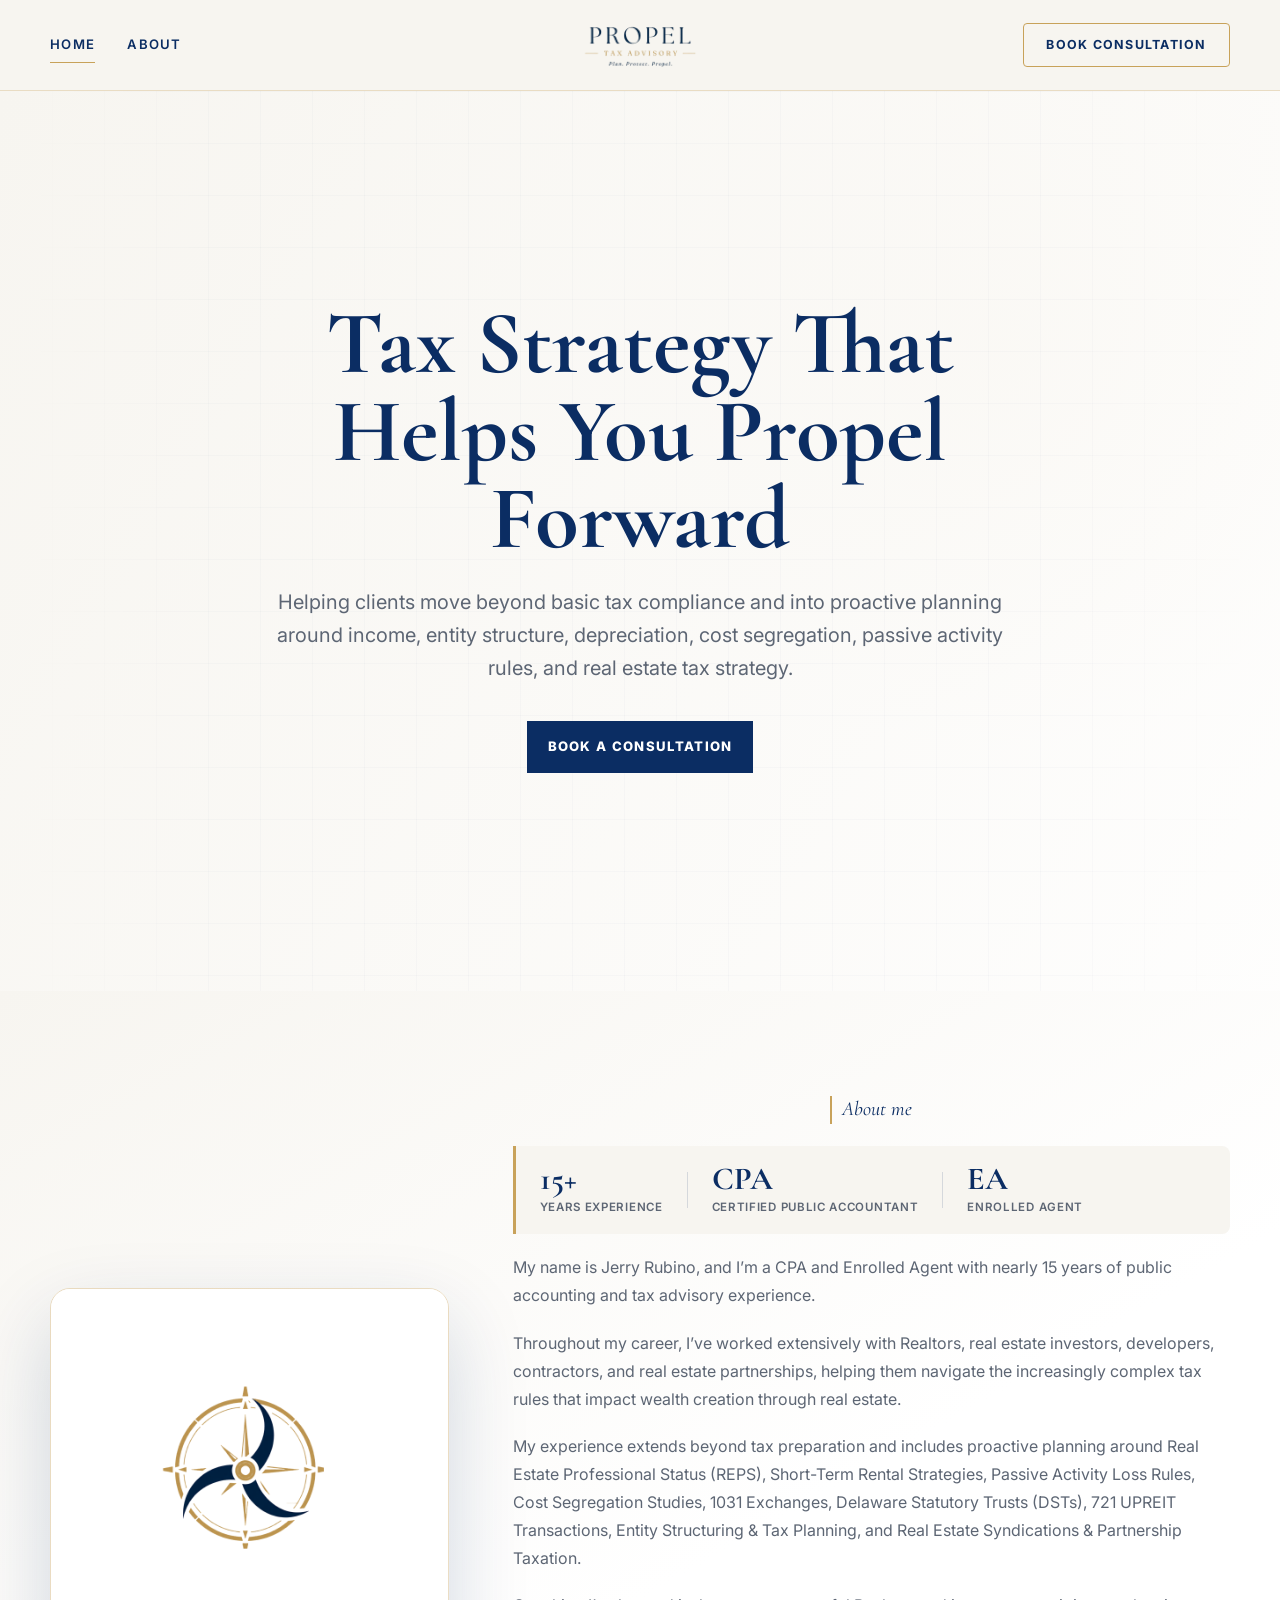
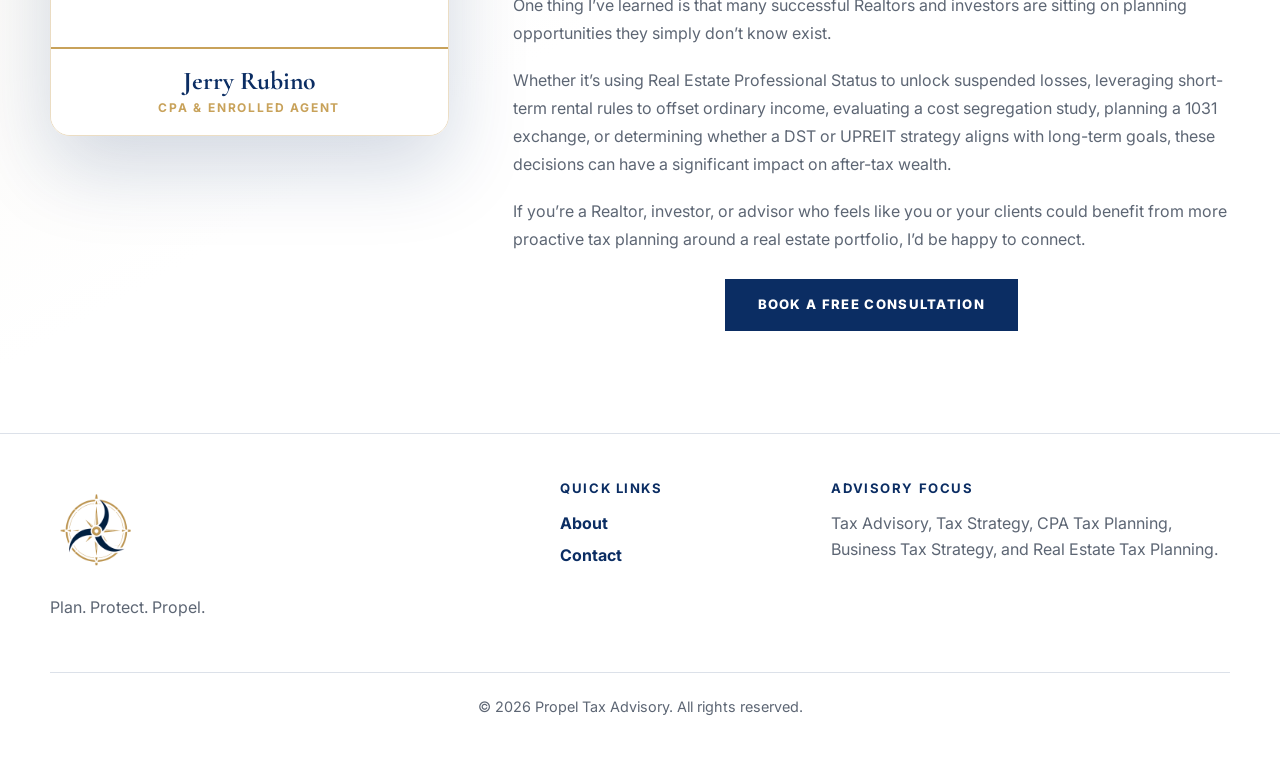
<file: index.html>
<!doctype html>
<html lang="en">
  <head>
    <meta charset="utf-8">
    <meta name="viewport" content="width=device-width, initial-scale=1">
    <title>Propel Tax Advisory | Strategic Tax Planning</title>
    <meta name="description" content="CPA tax planning and real estate tax strategy for investors, business owners, and alternative investment clients in Ohio and beyond.">
    <link rel="preconnect" href="https://fonts.googleapis.com">
    <link rel="preconnect" href="https://fonts.gstatic.com" crossorigin>
    <link href="https://fonts.googleapis.com/css2?family=Cormorant+Garamond:wght@600;700&family=Inter:wght@400;500;600;700&display=swap" rel="stylesheet">
    <link rel="stylesheet" href="assets/css/styles.css">
    <script src="assets/js/main.js" defer></script>
  </head>
  <body>
    <a class="skip-link" href="#main">Skip to content</a>

    <header class="site-header" data-header>
      <nav class="nav container" aria-label="Primary navigation">
        <a class="brand" href="./" aria-label="Propel Tax Advisory home">
          <span class="brand-logo-wrap">
            <img class="brand-logo" src="assets/img/pta.png" alt="Propel Tax Advisory">
          </span>
        </a>
        <div class="nav-menu" id="primary-nav">
          <div class="nav-left">
            <a href="./" aria-current="page">Home</a>
            <a href="about/">About</a>
          </div>
          <div class="nav-right">
            <a class="nav-cta" href="https://calendly.com/jerry-propel-cpa/jerry-rubino-propel-tax-advisory" target="_blank" rel="noopener">Book Consultation</a>
          </div>
        </div>
        <button class="nav-toggle" type="button" aria-expanded="false" aria-controls="primary-nav">
          <span></span>
          <span></span>
          <span></span>
          <span class="sr-only">Toggle navigation</span>
        </button>
      </nav>
    </header>

    <main id="main">
      <section class="hero hero-home">
        <div class="container hero-grid">
          <div class="hero-copy reveal">
            <h1>Tax Strategy That Helps You Propel Forward</h1>
            <p class="hero-lede">Helping clients move beyond basic tax compliance and into proactive planning around income, entity structure, depreciation, cost segregation, passive activity rules, and real estate tax strategy.</p>
            <div class="button-row">
              <a class="button button-primary" href="https://calendly.com/jerry-propel-cpa/jerry-rubino-propel-tax-advisory" target="_blank" rel="noopener">Book A Consultation</a>
            </div>
          </div>
        </div>
      </section>

      <section class="section about-story-section">
        <div class="container about-story-grid">
          <div class="about-pfp-wrap reveal">
            <div class="about-logo-card">
              <div class="about-logo-inner">
                <img class="about-pfp" src="assets/img/individualogo.png" alt="Propel Tax Advisory">
              </div>
              <div class="about-nameplate">
                <p class="about-nameplate-name">Jerry Rubino</p>
                <p class="about-nameplate-title">CPA &amp; Enrolled Agent</p>
              </div>
            </div>
          </div>
          <div class="about-story-content reveal">
            <div class="about-label-row">
              <span class="about-vert-line" aria-hidden="true"></span>
              <p class="script-label">About me</p>
            </div>
            <div class="about-credentials">
              <div class="about-cred">
                <span class="about-cred-num">15+</span>
                <span class="about-cred-label">Years Experience</span>
              </div>
              <div class="about-cred-divider" aria-hidden="true"></div>
              <div class="about-cred">
                <span class="about-cred-num">CPA</span>
                <span class="about-cred-label">Certified Public Accountant</span>
              </div>
              <div class="about-cred-divider" aria-hidden="true"></div>
              <div class="about-cred">
                <span class="about-cred-num">EA</span>
                <span class="about-cred-label">Enrolled Agent</span>
              </div>
            </div>
            <p class="about-story-text">My name is Jerry Rubino, and I’m a CPA and Enrolled Agent with nearly 15 years of public accounting and tax advisory experience.</p>

            <p class="about-story-text">Throughout my career, I’ve worked extensively with Realtors, real estate investors, developers, contractors, and real estate partnerships, helping them navigate the increasingly complex tax rules that impact wealth creation through real estate.</p>

            <p class="about-story-text">My experience extends beyond tax preparation and includes proactive planning around Real Estate Professional Status (REPS), Short-Term Rental Strategies, Passive Activity Loss Rules, Cost Segregation Studies, 1031 Exchanges, Delaware Statutory Trusts (DSTs), 721 UPREIT Transactions, Entity Structuring &amp; Tax Planning, and Real Estate Syndications &amp; Partnership Taxation.</p>

            <p class="about-story-text">One thing I’ve learned is that many successful Realtors and investors are sitting on planning opportunities they simply don’t know exist.</p>

            <p class="about-story-text">Whether it’s using Real Estate Professional Status to unlock suspended losses, leveraging short-term rental rules to offset ordinary income, evaluating a cost segregation study, planning a 1031 exchange, or determining whether a DST or UPREIT strategy aligns with long-term goals, these decisions can have a significant impact on after-tax wealth.</p>

            <p class="about-story-text">If you’re a Realtor, investor, or advisor who feels like you or your clients could benefit from more proactive tax planning around a real estate portfolio, I’d be happy to connect.</p>
            <a class="button button-primary about-story-button" href="https://calendly.com/jerry-propel-cpa/jerry-rubino-propel-tax-advisory" target="_blank" rel="noopener">Book a Free Consultation</a>
          </div>
        </div>
      </section>

    </main>

    <footer class="site-footer">
      <div class="container footer-grid">
        <div>
          <img class="footer-logo" src="assets/img/individualogo.png" alt="Propel Tax Advisory logo">
          <p>Plan. Protect. Propel.</p>
        </div>
        <div>
          <h2>Quick Links</h2>
          <a href="about/">About</a>
          <a href="https://calendly.com/jerry-propel-cpa/jerry-rubino-propel-tax-advisory" target="_blank" rel="noopener">Contact</a>
        </div>
        <div>
          <h2>Advisory Focus</h2>
          <p>Tax Advisory, Tax Strategy, CPA Tax Planning, Business Tax Strategy, and Real Estate Tax Planning.</p>
        </div>
      </div>
      <div class="container footer-bottom">
        <p>&copy; 2026 Propel Tax Advisory. All rights reserved.</p>
      </div>
    </footer>
  </body>
</html>
</file>
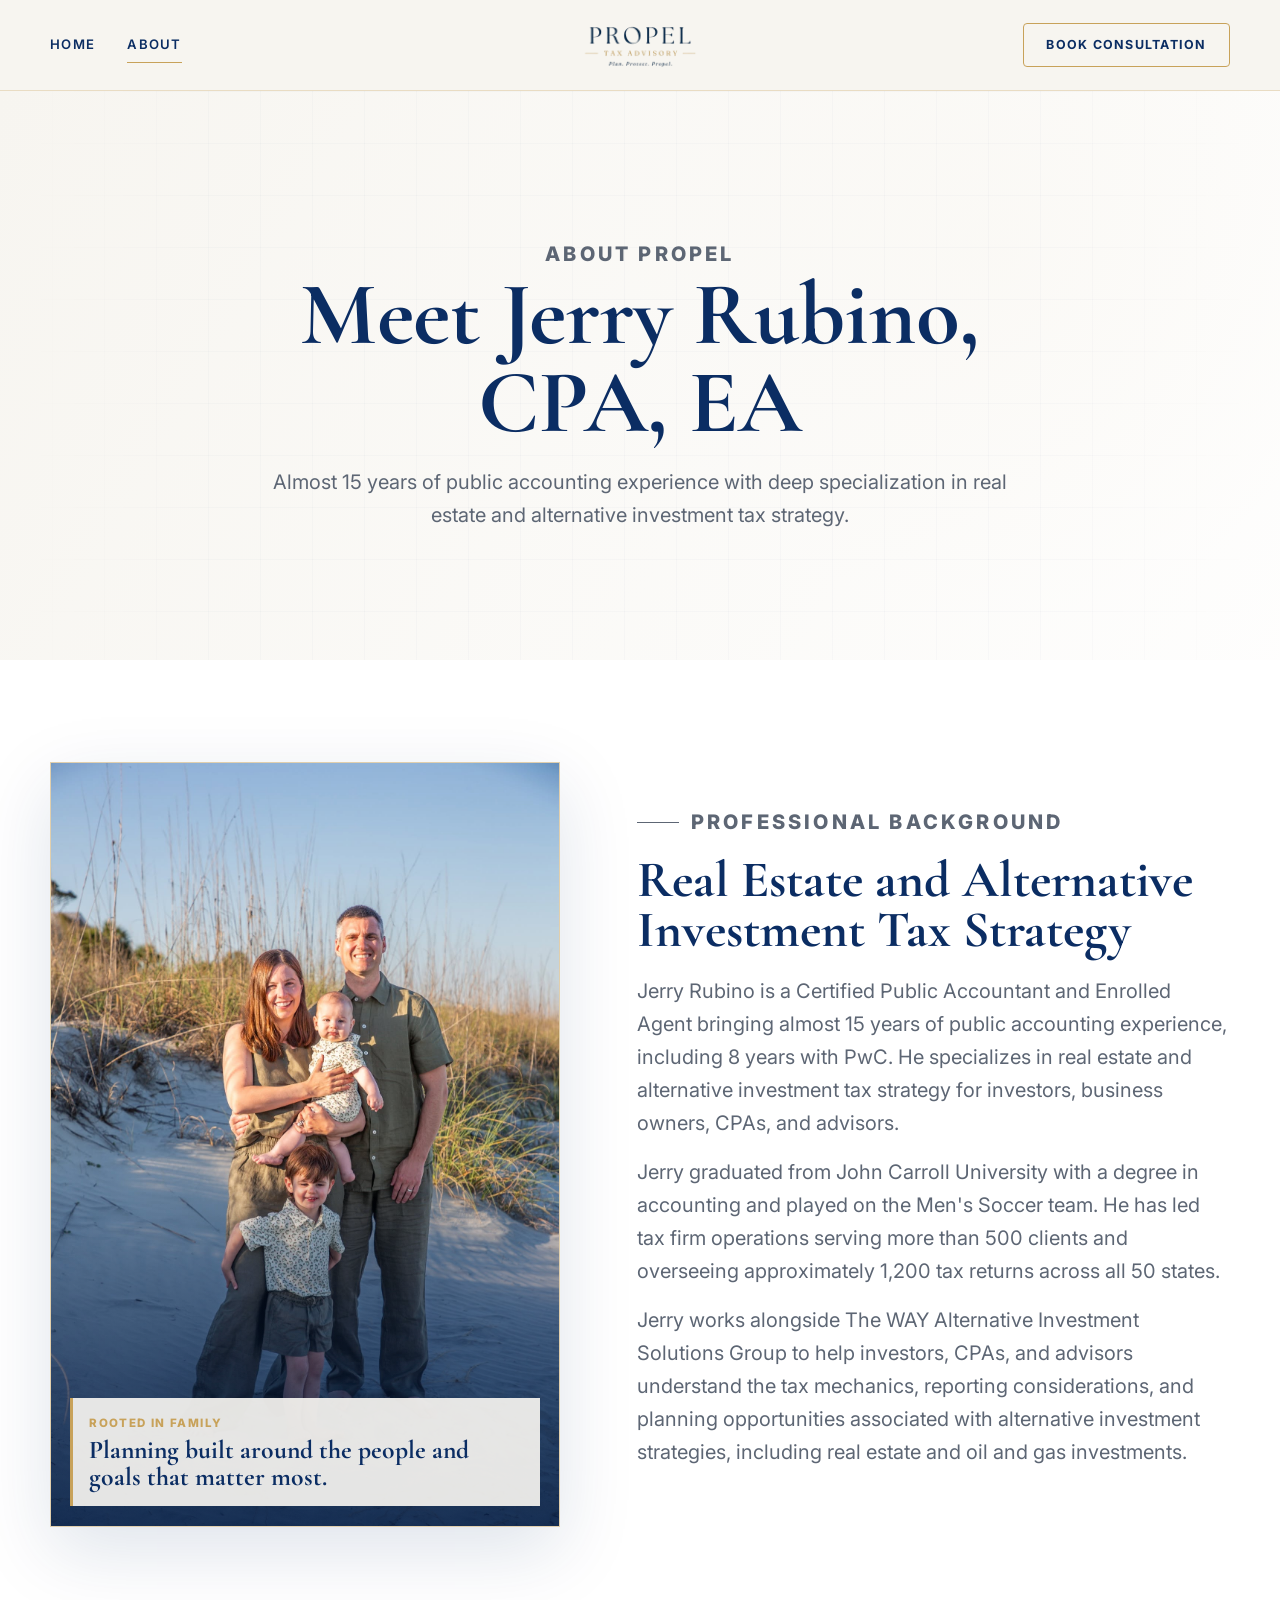
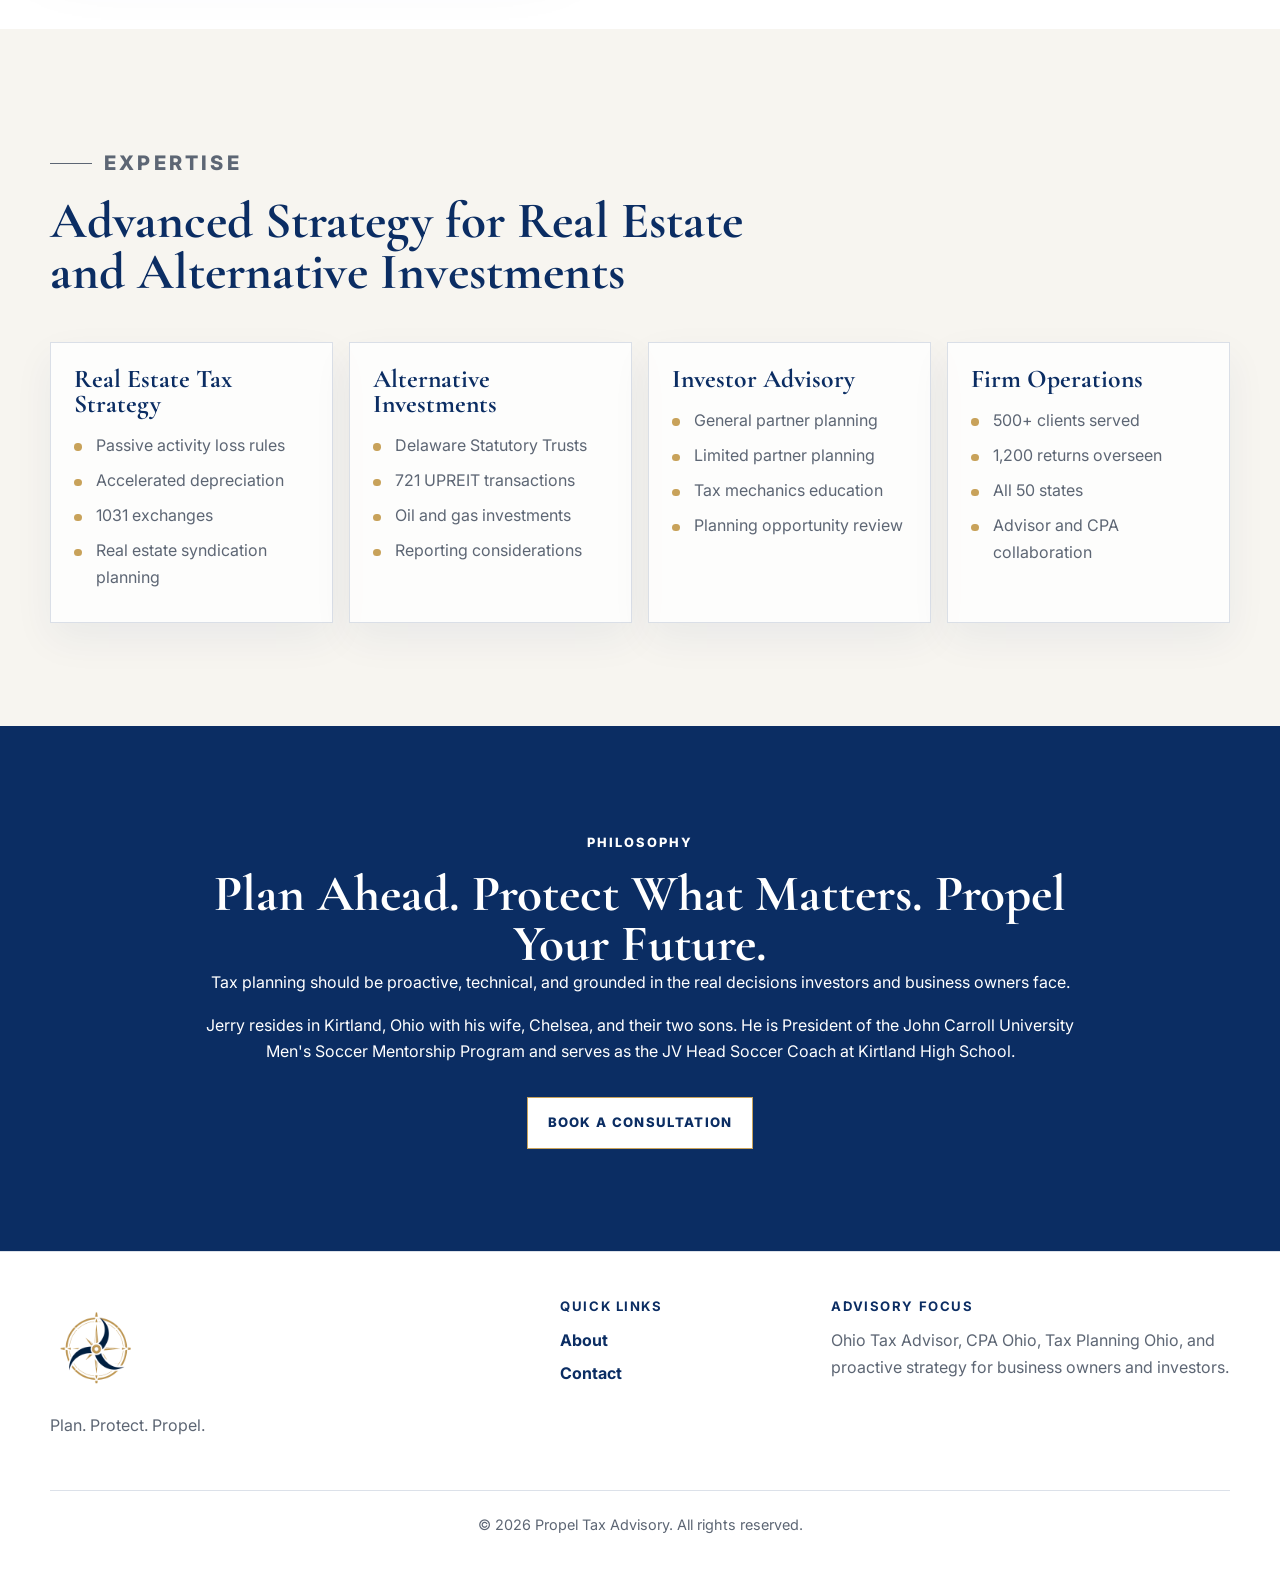
<file: about/index.html>
<!doctype html>
<html lang="en">
  <head>
    <meta charset="utf-8">
    <meta name="viewport" content="width=device-width, initial-scale=1">
    <title>About Jerry Rubino | Propel Tax Advisory</title>
    <meta name="description" content="Meet Jerry Rubino, CPA, EA, a tax strategist serving business owners, investors, and real estate operators with proactive tax planning.">
    <link rel="preconnect" href="https://fonts.googleapis.com">
    <link rel="preconnect" href="https://fonts.gstatic.com" crossorigin>
    <link href="https://fonts.googleapis.com/css2?family=Cormorant+Garamond:wght@600;700&family=Inter:wght@400;500;600;700&display=swap" rel="stylesheet">
    <link rel="stylesheet" href="../assets/css/styles.css">
    <script src="../assets/js/main.js" defer></script>
  </head>
  <body>
    <a class="skip-link" href="#main">Skip to content</a>

    <header class="site-header" data-header>
      <nav class="nav container" aria-label="Primary navigation">
        <a class="brand" href="../" aria-label="Propel Tax Advisory home">
          <span class="brand-logo-wrap">
            <img class="brand-logo" src="../assets/img/pta.png" alt="Propel Tax Advisory">
          </span>
        </a>
        <div class="nav-menu" id="primary-nav">
          <div class="nav-left">
            <a href="../">Home</a>
            <a href="../about/" aria-current="page">About</a>
          </div>
          <div class="nav-right">
            <a class="nav-cta" href="https://calendly.com/jerry-propel-cpa/jerry-rubino-propel-tax-advisory" target="_blank" rel="noopener">Book Consultation</a>
          </div>
        </div>
        <button class="nav-toggle" type="button" aria-expanded="false" aria-controls="primary-nav">
          <span></span>
          <span></span>
          <span></span>
          <span class="sr-only">Toggle navigation</span>
        </button>
      </nav>
    </header>

    <main id="main">
      <section class="page-hero">
        <div class="container narrow reveal">
          <p class="eyebrow">About Propel</p>
          <h1>Meet Jerry Rubino, CPA, EA</h1>
          <p>Almost 15 years of public accounting experience with deep specialization in real estate and alternative investment tax strategy.</p>
        </div>
      </section>

      <section class="section bio-section">
        <div class="container split-layout">
          <div class="family-photo-card about-family-card reveal">
            <img src="../assets/img/jerryfamily.jpg" alt="Jerry Rubino with his family">
            <div class="photo-caption">
              <span>Rooted in family</span>
              <strong>Planning built around the people and goals that matter most.</strong>
            </div>
          </div>
          <div class="bio-copy reveal">
            <p class="eyebrow">Professional Background</p>
            <h2>Real Estate and Alternative Investment Tax Strategy</h2>
            <p>Jerry Rubino is a Certified Public Accountant and Enrolled Agent bringing almost 15 years of public accounting experience, including 8 years with PwC. He specializes in real estate and alternative investment tax strategy for investors, business owners, CPAs, and advisors.</p>
            <p>Jerry graduated from John Carroll University with a degree in accounting and played on the Men's Soccer team. He has led tax firm operations serving more than 500 clients and overseeing approximately 1,200 tax returns across all 50 states.</p>
            <p>Jerry works alongside The WAY Alternative Investment Solutions Group to help investors, CPAs, and advisors understand the tax mechanics, reporting considerations, and planning opportunities associated with alternative investment strategies, including real estate and oil and gas investments.</p>
          </div>
        </div>
      </section>

      <section class="section expertise-section">
        <div class="container">
          <div class="section-heading reveal">
            <p class="eyebrow">Expertise</p>
            <h2>Advanced Strategy for Real Estate and Alternative Investments</h2>
          </div>
          <div class="card-grid four">
            <article class="feature-card reveal">
              <h3>Real Estate Tax Strategy</h3>
              <ul>
                <li>Passive activity loss rules</li>
                <li>Accelerated depreciation</li>
                <li>1031 exchanges</li>
                <li>Real estate syndication planning</li>
              </ul>
            </article>
            <article class="feature-card reveal">
              <h3>Alternative Investments</h3>
              <ul>
                <li>Delaware Statutory Trusts</li>
                <li>721 UPREIT transactions</li>
                <li>Oil and gas investments</li>
                <li>Reporting considerations</li>
              </ul>
            </article>
            <article class="feature-card reveal">
              <h3>Investor Advisory</h3>
              <ul>
                <li>General partner planning</li>
                <li>Limited partner planning</li>
                <li>Tax mechanics education</li>
                <li>Planning opportunity review</li>
              </ul>
            </article>
            <article class="feature-card reveal">
              <h3>Firm Operations</h3>
              <ul>
                <li>500+ clients served</li>
                <li>1,200 returns overseen</li>
                <li>All 50 states</li>
                <li>Advisor and CPA collaboration</li>
              </ul>
            </article>
          </div>
        </div>
      </section>

      <section class="section philosophy-section">
        <div class="container narrow reveal">
          <p class="eyebrow">Philosophy</p>
          <h2>Plan Ahead. Protect What Matters. Propel Your Future.</h2>
          <p>Tax planning should be proactive, technical, and grounded in the real decisions investors and business owners face.</p>
          <p>Jerry resides in Kirtland, Ohio with his wife, Chelsea, and their two sons. He is President of the John Carroll University Men's Soccer Mentorship Program and serves as the JV Head Soccer Coach at Kirtland High School.</p>
          <a class="button button-primary" href="https://calendly.com/jerry-propel-cpa/jerry-rubino-propel-tax-advisory" target="_blank" rel="noopener">Book A Consultation</a>
        </div>
      </section>
    </main>

    <footer class="site-footer">
      <div class="container footer-grid">
        <div>
          <img class="footer-logo" src="../assets/img/individualogo.png" alt="Propel Tax Advisory logo">
          <p>Plan. Protect. Propel.</p>
        </div>
        <div>
          <h2>Quick Links</h2>
          <a href="../about/">About</a>
          <a href="https://calendly.com/jerry-propel-cpa/jerry-rubino-propel-tax-advisory" target="_blank" rel="noopener">Contact</a>
        </div>
        <div>
          <h2>Advisory Focus</h2>
          <p>Ohio Tax Advisor, CPA Ohio, Tax Planning Ohio, and proactive strategy for business owners and investors.</p>
        </div>
      </div>
      <div class="container footer-bottom">
        <p>&copy; 2026 Propel Tax Advisory. All rights reserved.</p>
      </div>
    </footer>
  </body>
</html>
</file>
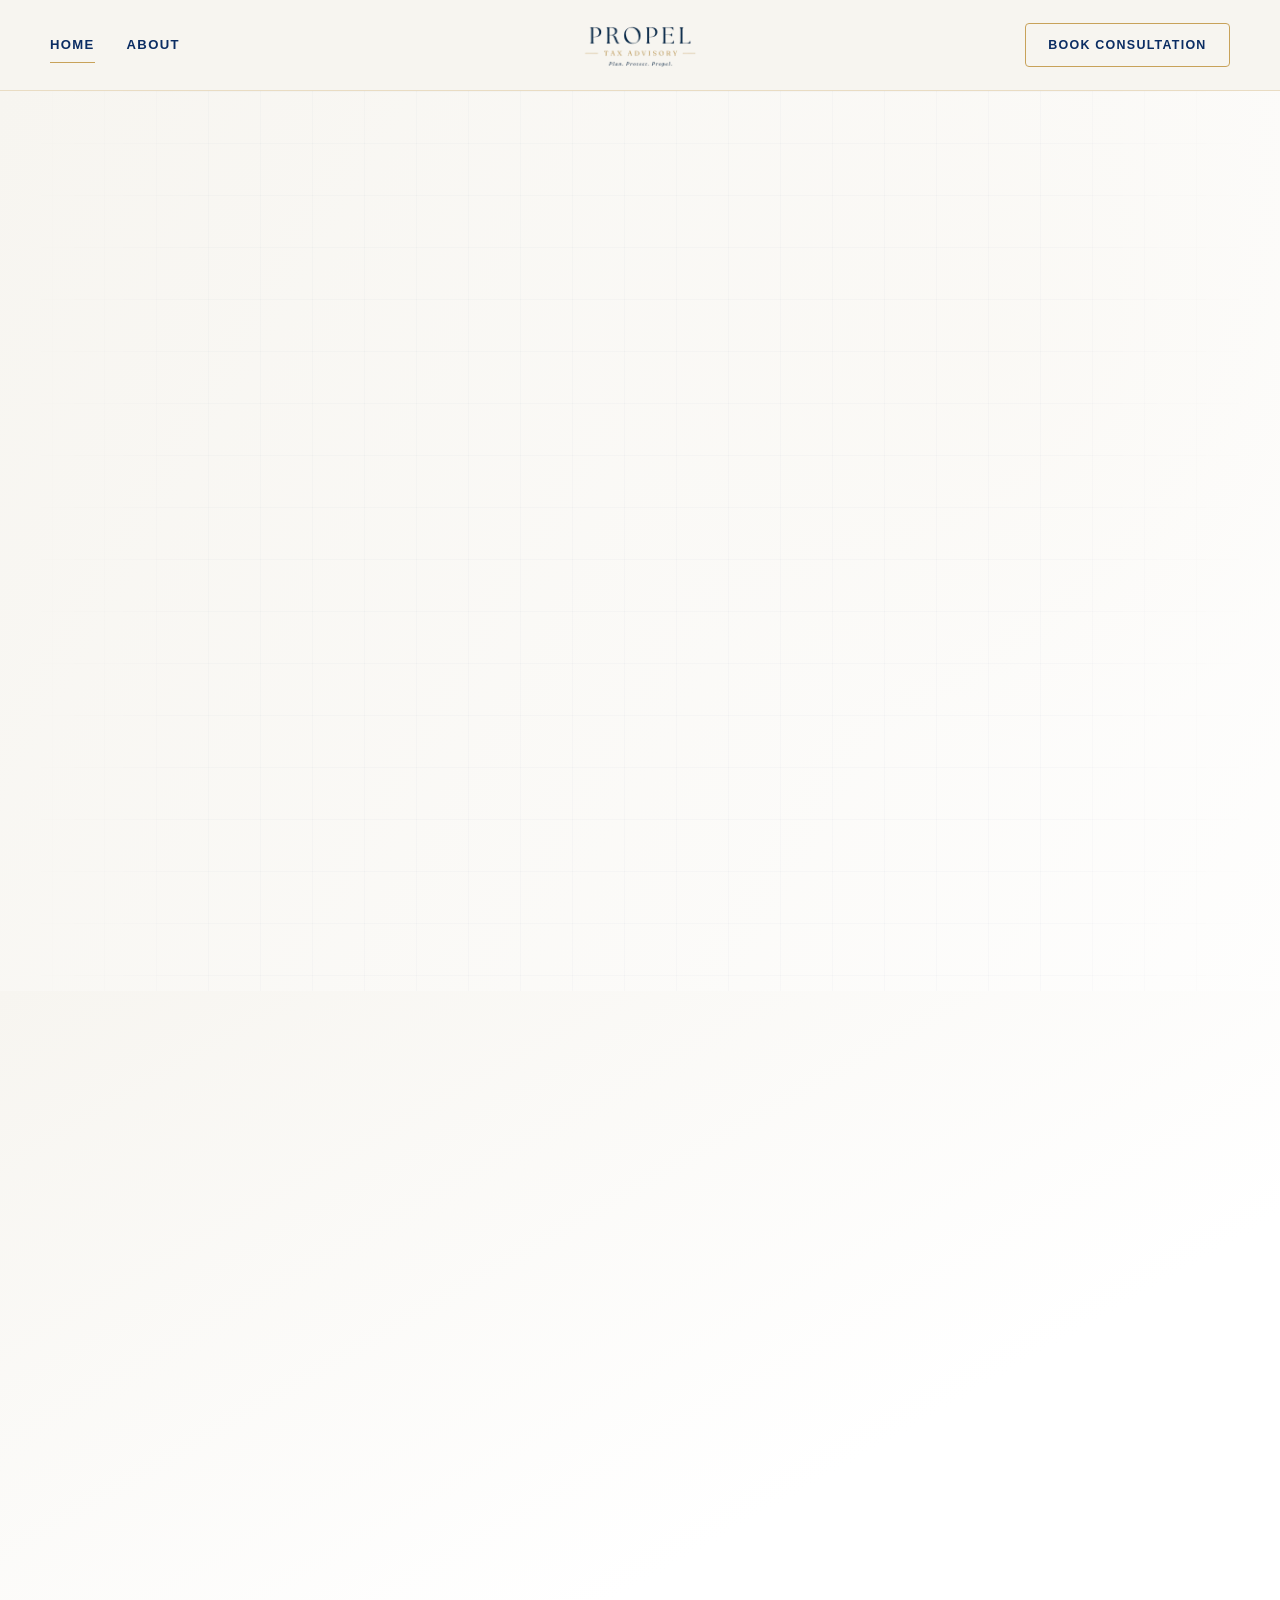
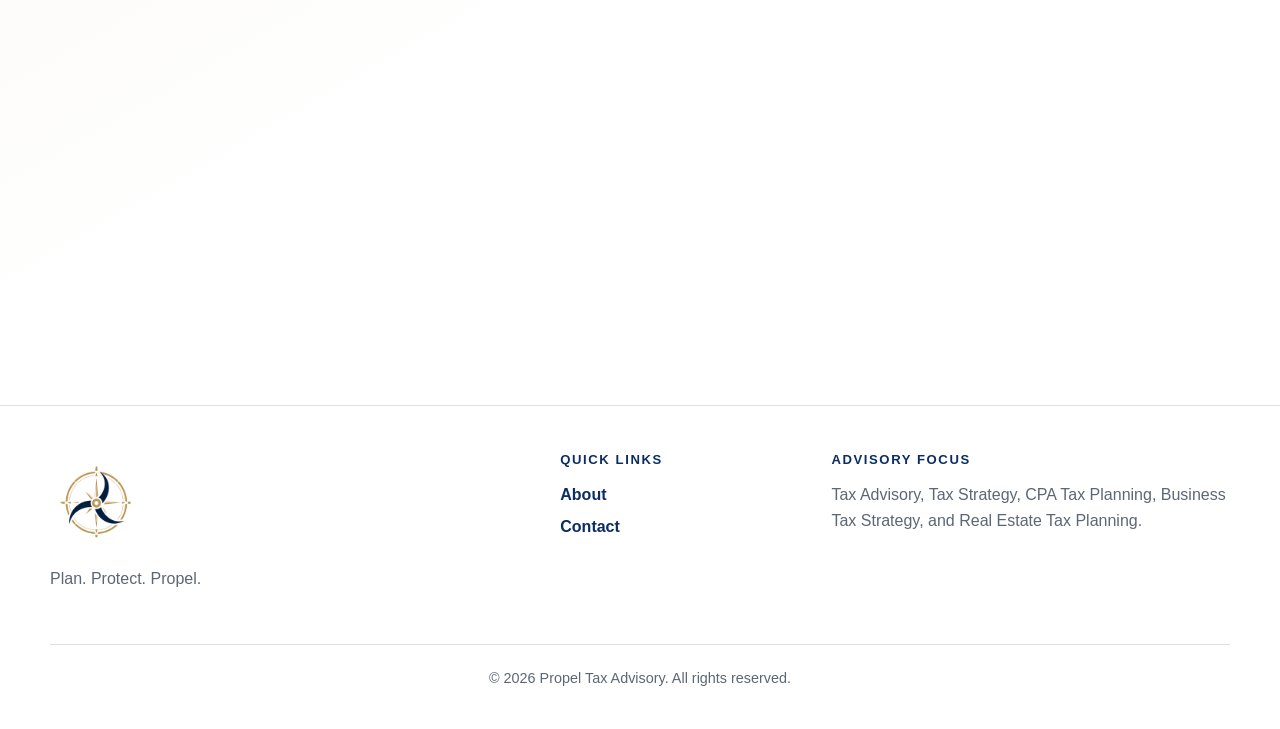
<file: services/index.html>
<!doctype html>
<html lang="en">
  <head>
    <meta charset="utf-8">
    <meta name="viewport" content="width=device-width, initial-scale=1">
    <title>Services | Propel Tax Advisory</title>
    <meta name="description" content="Strategic tax planning services for real estate investors, alternative investments, entity structure, syndications, and business advisory.">
    <link rel="preconnect" href="https://fonts.googleapis.com">
    <link rel="preconnect" href="https://fonts.gstatic.com" crossorigin>
    <link href="https://fonts.googleapis.com/css2?family=Cormorant+Garamond:wght@600;700&family=Inter:wght@400;500;600;700&display=swap" rel="stylesheet">
    <link rel="stylesheet" href="../assets/css/styles.css">
    <script src="../assets/js/main.js" defer></script>
  </head>
  <body>
    <a class="skip-link" href="#main">Skip to content</a>

    <!doctype html>
    <html lang="en">
      <head>
        <meta charset="utf-8">
        <meta name="viewport" content="width=device-width, initial-scale=1">
        <title>Services Removed | Propel Tax Advisory</title>
        <meta name="robots" content="noindex">
        <meta http-equiv="refresh" content="0; url=../">
      </head>
      <body>
        <p>Services page has been removed. Redirecting to the homepage…</p>
        <p>If you are not redirected, <a href="../">click here</a>.</p>
      </body>
    </html>
                <svg xmlns="http://www.w3.org/2000/svg" viewBox="0 0 24 24" fill="currentColor" width="26" height="26" aria-hidden="true">
                  <path fill-rule="evenodd" d="M4.804 21.644A6.707 6.707 0 0 0 6 21.75a6.721 6.721 0 0 0 3.583-1.029c.774.182 1.584.279 2.417.279 5.322 0 9.75-3.97 9.75-9 0-5.03-4.428-9-9.75-9s-9.75 3.97-9.75 9c0 2.409 1.025 4.587 2.674 6.192.232.226.277.428.254.543a3.73 3.73 0 0 1-.814 1.686.75.75 0 0 0 .44 1.223 5.265 5.265 0 0 0 1.596-.33z" clip-rule="evenodd"/>
                </svg>
              </div>
              <h3>Clear, Patient Guidance</h3>
              <p>That makes complex topics feel manageable and easy to understand.</p>
            </div>
            <div class="partner-card reveal">
              <div class="partner-icon">
                <!-- Heroicons solid: adjustments-vertical (three sliders = tailored/custom) -->
                <svg xmlns="http://www.w3.org/2000/svg" viewBox="0 0 24 24" fill="currentColor" width="26" height="26" aria-hidden="true">
                  <path d="M6 12a.75.75 0 0 1-.75-.75v-7.5a.75.75 0 0 1 1.5 0v7.5A.75.75 0 0 1 6 12zM18 12a.75.75 0 0 1-.75-.75v-7.5a.75.75 0 0 1 1.5 0v7.5A.75.75 0 0 1 18 12zM6.75 20.25v-1.5a.75.75 0 0 0-1.5 0v1.5a.75.75 0 0 0 1.5 0zM18.75 18v2.25a.75.75 0 0 1-1.5 0V18a.75.75 0 0 1 1.5 0zM12.75 5.25v-1.5a.75.75 0 0 0-1.5 0v1.5a.75.75 0 0 0 1.5 0zM12 21a.75.75 0 0 1-.75-.75v-7.5a.75.75 0 0 1 1.5 0v7.5A.75.75 0 0 1 12 21zM3.75 15a2.25 2.25 0 1 0 4.5 0 2.25 2.25 0 0 0-4.5 0zM12 11.25a2.25 2.25 0 1 1 0-4.5 2.25 2.25 0 0 1 0 4.5zM15.75 15a2.25 2.25 0 1 0 4.5 0 2.25 2.25 0 0 0-4.5 0z"/>
                </svg>
              </div>
              <h3>Strategies Tailored to Your Business</h3>
              <p>Because your goals, income streams, and challenges are unique.</p>
            </div>
          </div>
        </div>
      </section>

      <section class="section next-level-section">
        <div class="container next-level reveal">
          <h2>Take Your Tax Planning Strategies to the Next Level</h2>
          <p>Many clients choose to pair services so their finances are handled consistently in one place.</p>
        </div>
        <div class="container accordion-list">
          <div class="accordion-item reveal">
            <button class="accordion-trigger" aria-expanded="false">
              <span>Bookkeeping Plus</span>
              <svg class="accordion-arrow" xmlns="http://www.w3.org/2000/svg" viewBox="0 0 24 24" fill="none" stroke="currentColor" stroke-width="2.5" stroke-linecap="round" stroke-linejoin="round" width="20" height="20" aria-hidden="true">
                <polyline points="6 9 12 15 18 9"></polyline>
              </svg>
            </button>
            <div class="accordion-body">
              <div><p>Stay on top of your finances year-round with accurate, organized bookkeeping. I'll categorize transactions, reconcile accounts, and maintain clean records that make tax season seamless—and give you a clear picture of where your business stands at any time.</p></div>
            </div>
          </div>
          <div class="accordion-item reveal">
            <button class="accordion-trigger" aria-expanded="false">
              <span>Payroll Management</span>
              <svg class="accordion-arrow" xmlns="http://www.w3.org/2000/svg" viewBox="0 0 24 24" fill="none" stroke="currentColor" stroke-width="2.5" stroke-linecap="round" stroke-linejoin="round" width="20" height="20" aria-hidden="true">
                <polyline points="6 9 12 15 18 9"></polyline>
              </svg>
            </button>
            <div class="accordion-body">
              <div><p>Reliable, compliant payroll processing so your team gets paid accurately and on time, every time. I handle payroll tax calculations, filings, and year-end reporting—removing the administrative burden so you can focus on running your business.</p></div>
            </div>
          </div>
          <div class="accordion-item reveal">
            <button class="accordion-trigger" aria-expanded="false">
              <span>Tax Preparation</span>
              <svg class="accordion-arrow" xmlns="http://www.w3.org/2000/svg" viewBox="0 0 24 24" fill="none" stroke="currentColor" stroke-width="2.5" stroke-linecap="round" stroke-linejoin="round" width="20" height="20" aria-hidden="true">
                <polyline points="6 9 12 15 18 9"></polyline>
              </svg>
            </button>
            <div class="accordion-body">
              <div><p>Accurate, thorough preparation of your federal and state tax returns. Every return is reviewed with a strategy lens to ensure you're capturing every available deduction and staying fully compliant—no surprises, no missed opportunities.</p></div>
            </div>
          </div>
        </div>
        <div class="container reveal explore-btn-wrap">
          <a class="button button-primary button-pill" href="https://calendly.com/jerry-propel-cpa/jerry-rubino-propel-tax-advisory" target="_blank" rel="noopener">Explore These Services</a>
        </div>
      </section>

      <section class="cta-section">
        <div class="container cta-panel reveal">
          <p class="eyebrow">Next Step</p>
          <h2>Let's Build Your Tax Strategy</h2>
          <p>Schedule a consultation to identify opportunities and create a proactive tax plan.</p>
          <a class="button button-primary" href="https://calendly.com/jerry-propel-cpa/jerry-rubino-propel-tax-advisory" target="_blank" rel="noopener">Book Consultation</a>
        </div>
      </section>
    </main>

    <footer class="site-footer">
      <div class="container footer-grid">
        <div>
          <img class="footer-logo" src="../assets/img/individualogo.png" alt="Propel Tax Advisory logo">
          <p>Plan. Protect. Propel.</p>
        </div>
        <div>
          <h2>Quick Links</h2>
          <a href="../about/">About</a>
          <a href="../services/">Services</a>
          <a href="https://calendly.com/jerry-propel-cpa/jerry-rubino-propel-tax-advisory" target="_blank" rel="noopener">Contact</a>
        </div>
        <div>
          <h2>Advisory Focus</h2>
          <p>Tax Consultant services for business owners, investors, real estate operators, and high-income professionals.</p>
        </div>
      </div>
      <div class="container footer-bottom">
        <p>&copy; 2026 Propel Tax Advisory. All rights reserved.</p>
      </div>
    </footer>
  </body>
</html>
</file>
<file: assets/css/styles.css>
:root {
  --navy: #0b2d63;
  --navy-deep: #071f45;
  --gold: #c8a25a;
  --gold-soft: #e8d7b2;
  --cream: #f7f5f0;
  --cream-deep: #efe9dc;
  --text: #1f2937;
  --muted: #5d6674;
  --white: #ffffff;
  --line: rgba(11, 45, 99, 0.14);
  --shadow: 0 24px 70px rgba(11, 45, 99, 0.13);
  --font-heading: "Cormorant Garamond", Georgia, serif;
  --font-body: "Inter", "Open Sans", sans-serif;
}

* {
  box-sizing: border-box;
}

html {
  scroll-behavior: smooth;
}

body {
  margin: 0;
  background: var(--cream);
  color: var(--text);
  font-family: var(--font-body);
  font-size: 16px;
  line-height: 1.65;
}

img {
  display: block;
  max-width: 100%;
}

a {
  color: inherit;
  text-decoration: none;
}

p {
  margin: 0 0 1rem;
}

h1,
h2,
h3 {
  margin: 0;
  color: var(--navy);
  font-family: var(--font-heading);
  font-weight: 700;
  line-height: 0.98;
}

h1 {
  max-width: 780px;
  font-size: clamp(3.25rem, 7vw, 6.8rem);
}

h2 {
  font-size: clamp(2.3rem, 4vw, 4.7rem);
}

h3 {
  font-size: clamp(1.55rem, 2vw, 2rem);
}

ul {
  margin: 1rem 0 0;
  padding: 0;
  list-style: none;
}

li {
  position: relative;
  margin: 0.55rem 0;
  padding-left: 1.35rem;
  color: var(--muted);
}

li::before {
  content: "";
  position: absolute;
  top: 0.72rem;
  left: 0;
  width: 0.46rem;
  height: 0.46rem;
  border-radius: 50%;
  background: var(--gold);
}

.container {
  width: min(100% - 40px, 1180px);
  margin: 0 auto;
}

.narrow {
  width: min(100% - 40px, 900px);
}

.sr-only,
.skip-link {
  position: absolute;
  width: 1px;
  height: 1px;
  padding: 0;
  overflow: hidden;
  clip: rect(0, 0, 0, 0);
  white-space: nowrap;
  border: 0;
}

.skip-link:focus {
  z-index: 1000;
  top: 16px;
  left: 16px;
  width: auto;
  height: auto;
  padding: 0.7rem 1rem;
  clip: auto;
  background: var(--navy);
  color: var(--white);
}

.site-header {
  position: relative;
  z-index: 100;
  background: rgba(247, 245, 240, 0.96);
  border-bottom: 1px solid rgba(200, 162, 90, 0.3);
  backdrop-filter: blur(18px);
}

.nav {
  display: grid;
  grid-template-columns: 1fr auto 1fr;
  grid-template-areas: "left brand right";
  height: 90px;
  align-items: center;
}

.brand {
  grid-area: brand;
  display: inline-flex;
  align-items: center;
}

/* Clips black padding inside pta.png so only the text shows */
.brand-logo-wrap {
  display: flex;
  align-items: center;
  height: 72px;
  overflow: hidden;
}

.brand-logo {
  height: 120px;
  width: auto;
  object-fit: contain;
  flex-shrink: 0;
  margin-top: 0;
}

/* nav-menu is invisible to the grid — its children participate directly */
.nav-menu {
  display: contents;
}

.nav-left {
  grid-area: left;
  display: flex;
  align-items: center;
  gap: 2rem;
  color: var(--navy);
  font-size: 0.82rem;
  font-weight: 600;
  letter-spacing: 0.1em;
  text-transform: uppercase;
}

.nav-right {
  grid-area: right;
  display: flex;
  align-items: center;
  justify-content: flex-end;
}

.nav-left a {
  position: relative;
  padding: 0.4rem 0;
  color: var(--navy);
  transition: color 150ms ease;
}

.nav-left a::after {
  content: "";
  position: absolute;
  right: 0;
  bottom: -1px;
  left: 0;
  height: 1.5px;
  background: var(--gold);
  transform: scaleX(0);
  transform-origin: right;
  transition: transform 200ms ease;
}

.nav-left a:hover::after,
.nav-left a[aria-current="page"]::after {
  transform: scaleX(1);
  transform-origin: left;
}

.nav-left a[aria-current="page"] {
  color: var(--navy);
}

.nav-cta {
  display: inline-flex;
  align-items: center;
  gap: 0.4rem;
  padding: 0.65rem 1.4rem;
  border-radius: 4px;
  border: 1.5px solid var(--gold);
  color: var(--navy);
  font-size: 0.78rem;
  font-weight: 700;
  letter-spacing: 0.1em;
  text-transform: uppercase;
  background: transparent;
  transition: background 180ms ease, color 180ms ease, border-color 180ms ease;
}

.nav-cta:hover {
  background: var(--navy);
  color: var(--white);
  border-color: var(--navy);
}

.nav-toggle {
  display: none;
  width: 40px;
  height: 40px;
  flex-direction: column;
  justify-content: center;
  align-items: center;
  gap: 5px;
  padding: 0;
  border: none;
  background: transparent;
  border-radius: 0;
  cursor: pointer;
  flex-shrink: 0;
  z-index: 10;
}

/* Three clean lines */
.nav-toggle span:not(.sr-only) {
  display: block;
  width: 24px;
  height: 2px;
  background: var(--navy);
  border-radius: 2px;
  transition: opacity 150ms ease, transform 200ms ease;
}

/* Animate to X when open */
.nav-toggle[aria-expanded="true"] span:nth-child(1) {
  transform: translateY(7px) rotate(45deg);
}
.nav-toggle[aria-expanded="true"] span:nth-child(2) {
  opacity: 0;
}
.nav-toggle[aria-expanded="true"] span:nth-child(3) {
  transform: translateY(-7px) rotate(-45deg);
}

.hero,
.page-hero {
  position: relative;
  overflow: hidden;
  background:
    linear-gradient(120deg, rgba(247, 245, 240, 0.96), rgba(255, 255, 255, 0.86)),
    radial-gradient(circle at 78% 28%, rgba(200, 162, 90, 0.2), transparent 34%);
}

.hero::before,
.page-hero::before {
  content: "";
  position: absolute;
  inset: 0;
  opacity: 0.42;
  background-image:
    linear-gradient(rgba(11, 45, 99, 0.055) 1px, transparent 1px),
    linear-gradient(90deg, rgba(11, 45, 99, 0.055) 1px, transparent 1px);
  background-size: 52px 52px;
  mask-image: linear-gradient(90deg, transparent, black 18%, black 82%, transparent);
}

.hero-grid {
  position: relative;
  display: grid;
  min-height: 100vh;
  align-items: center;
  justify-items: center;
  text-align: center;
  padding: 5.2rem 0 5.8rem;
}

.hero-copy {
  max-width: 920px;
  display: flex;
  flex-direction: column;
  align-items: center;
}

.hero-copy .eyebrow {
  justify-content: center;
}

.hero-copy .eyebrow::before {
  display: none;
}

.eyebrow {
  display: inline-flex;
  align-items: center;
  gap: 0.75rem;
  margin: 0 0 1rem;
  color: var(--gold);
  font-size: 0.8rem;
  font-weight: 800;
  letter-spacing: 0.16em;
  text-transform: uppercase;
}

.eyebrow::before {
  content: "";
  width: 42px;
  height: 1px;
  background: currentColor;
}

.hero-lede,
.page-hero p,
.section-heading p,
.bio-copy p,
.insight-grid p,
.cta-panel p {
  color: var(--muted);
  font-size: clamp(1.05rem, 1.6vw, 1.25rem);
}

.hero-lede {
  max-width: 730px;
  margin: 1.45rem auto 0;
}

.button-row {
  display: flex;
  flex-wrap: wrap;
  justify-content: center;
  gap: 1rem;
  margin-top: 2.2rem;
}

.button {
  display: inline-flex;
  min-height: 52px;
  align-items: center;
  justify-content: center;
  padding: 0.85rem 1.25rem;
  border: 1px solid transparent;
  font-size: 0.82rem;
  font-weight: 800;
  letter-spacing: 0.1em;
  text-transform: uppercase;
  transition: transform 180ms ease, background 180ms ease, color 180ms ease, border-color 180ms ease;
}

.button:hover {
  transform: translateY(-2px);
}

.button-pill {
  border-radius: 999px;
  padding-left: 2rem;
  padding-right: 2rem;
}

.button-primary {
  background: var(--navy);
  color: var(--white);
}

.button-primary:hover {
  background: var(--navy-deep);
  border-color: var(--gold);
}

.button-secondary {
  border-color: var(--gold);
  background: rgba(255, 255, 255, 0.54);
  color: var(--navy);
}

.button-secondary:hover {
  background: var(--white);
}

.logo-panel,
.portrait-card,
.family-photo-card {
  position: relative;
  overflow: hidden;
  border: 1px solid rgba(200, 162, 90, 0.36);
  background: var(--white);
  box-shadow: var(--shadow);
}

.logo-panel {
  padding: clamp(1.2rem, 3vw, 2.4rem);
}

.logo-panel img {
  width: min(100%, 430px);
  margin: auto;
}

.family-photo-card {
  isolation: isolate;
  background: var(--cream-deep);
}

.family-photo-card::before {
  content: "";
  position: absolute;
  inset: 0;
  z-index: 1;
  background: linear-gradient(180deg, transparent 52%, rgba(7, 31, 69, 0.78));
  pointer-events: none;
}

.family-photo-card img {
  width: 100%;
  height: 100%;
  object-fit: cover;
}

.hero-family-card {
  min-height: 590px;
}

.hero-family-card img {
  object-position: 50% 38%;
}

.about-family-card {
  min-height: 620px;
}

.about-family-card img {
  object-position: 50% 38%;
}

.about-portrait-card {
  min-height: 560px;
}

.about-portrait-card img {
  object-position: 50% 38%;
}

.photo-caption {
  position: absolute;
  z-index: 2;
  right: 1.2rem;
  bottom: 1.2rem;
  left: 1.2rem;
  padding: 1rem;
  border-left: 3px solid var(--gold);
  background: rgba(247, 245, 240, 0.92);
  color: var(--navy);
}

.photo-caption span {
  display: block;
  margin-bottom: 0.25rem;
  color: var(--gold);
  font-size: 0.72rem;
  font-weight: 800;
  letter-spacing: 0.12em;
  text-transform: uppercase;
}

.photo-caption strong {
  display: block;
  font-family: var(--font-heading);
  font-size: clamp(1.35rem, 2vw, 1.8rem);
  line-height: 1.05;
}

.section {
  padding: clamp(4.5rem, 8vw, 8rem) 0;
}

.about-story-section {
  background: linear-gradient(150deg, var(--cream) 0%, var(--white) 55%);
}

.about-story-grid {
  display: grid;
  grid-template-columns: 1fr 1.8fr;
  gap: clamp(2.5rem, 5vw, 5rem);
  align-items: center;
}

.about-pfp-wrap {
  position: relative;
}

/* Logo card */
.about-logo-card {
  border-radius: 20px;
  overflow: hidden;
  border: 1px solid rgba(200, 162, 90, 0.35);
  box-shadow: 0 32px 80px rgba(11, 45, 99, 0.18);
}

.about-logo-inner {
  background: var(--white);
  display: flex;
  align-items: center;
  justify-content: center;
  padding: clamp(2.5rem, 5vw, 4rem);
  min-height: clamp(260px, 28vw, 360px);
}

.about-pfp {
  width: min(100%, 220px);
  height: auto;
  object-fit: contain;
}

.about-nameplate {
  background: var(--white);
  border-top: 2px solid var(--gold);
  padding: 1.1rem 1.75rem;
  text-align: center;
}

.about-nameplate-name {
  margin: 0 0 0.18rem;
  color: var(--navy);
  font-family: var(--font-heading);
  font-size: clamp(1.3rem, 2vw, 1.65rem);
  font-weight: 700;
  line-height: 1.1;
}

.about-nameplate-title {
  margin: 0;
  color: var(--gold);
  font-size: 0.75rem;
  font-weight: 700;
  letter-spacing: 0.15em;
  text-transform: uppercase;
}

/* Credentials bar */
.about-credentials {
  display: flex;
  align-items: center;
  gap: 1.5rem;
  padding: 1.1rem 1.5rem;
  background: var(--cream);
  border-left: 3px solid var(--gold);
  border-radius: 0 8px 8px 0;
}

.about-cred {
  display: flex;
  flex-direction: column;
  gap: 0.15rem;
}

.about-cred-num {
  color: var(--navy);
  font-family: var(--font-heading);
  font-size: clamp(1.5rem, 2.5vw, 2rem);
  font-weight: 700;
  line-height: 1;
}

.about-cred-label {
  color: var(--muted);
  font-size: 0.72rem;
  font-weight: 600;
  letter-spacing: 0.06em;
  text-transform: uppercase;
}

.about-cred-divider {
  width: 1px;
  height: 36px;
  background: var(--line);
  flex-shrink: 0;
}

.about-story-content {
  display: flex;
  flex-direction: column;
  gap: 1.2rem;
}

.about-label-row {
  display: flex;
  align-items: center;
  justify-content: center;
  gap: 0.6rem;
}

.about-vert-line {
  display: block;
  width: 2px;
  height: 28px;
  background: var(--gold);
  flex-shrink: 0;
}

.script-label {
  margin: 0;
  color: var(--navy);
  font-family: var(--font-heading);
  font-size: 1.25rem;
  font-style: italic;
}

.about-story-text {
  color: var(--muted);
  font-size: 1rem;
  line-height: 1.75;
  margin: 0;
}

.about-story-button {
  display: inline-flex;
  width: fit-content;
  padding: 0.85rem 2rem;
  margin-top: 0.4rem;
  align-self: center;
}

.section-heading {
  max-width: 760px;
  margin-bottom: 2.8rem;
}

.section-heading p {
  max-width: 680px;
  margin-top: 1rem;
}

.advisory-image-section {
  padding: clamp(3rem, 6vw, 5rem) 0;
  background: var(--white);
}

.advisory-image {
  width: min(100%, 1120px);
  height: auto;
  margin: 0 auto;
}

.card-grid {
  display: grid;
  gap: 1rem;
}

.card-grid.four {
  grid-template-columns: repeat(4, minmax(0, 1fr));
}

.feature-card,
.service-card {
  border: 1px solid var(--line);
  background: rgba(255, 255, 255, 0.78);
  box-shadow: 0 16px 38px rgba(11, 45, 99, 0.06);
}

.feature-card {
  min-height: 260px;
  padding: 1.45rem;
}

.feature-card p,
.service-card p,
.service-detail p {
  color: var(--muted);
}

.card-number,
.service-index {
  display: inline-flex;
  margin-bottom: 1.6rem;
  color: var(--gold);
  font-family: var(--font-heading);
  font-size: 2.1rem;
  font-weight: 700;
}

.split-layout {
  display: grid;
  align-items: center;
  gap: clamp(2.5rem, 6vw, 5rem);
  grid-template-columns: minmax(0, 0.86fr) minmax(0, 1fr);
}

.bio-section,
.services-list-section {
  background: var(--white);
}

.services-preview {
  background:
    linear-gradient(120deg, rgba(247, 245, 240, 0.96), rgba(255, 255, 255, 0.86)),
    radial-gradient(circle at 78% 28%, rgba(200, 162, 90, 0.2), transparent 34%);
}

.service-stack {
  display: grid;
  gap: 1rem;
}

.service-card {
  padding: 1.6rem;
}

.service-card:nth-child(2) {
  margin-left: 2.4rem;
}

.service-card:nth-child(3) {
  margin-left: 4.8rem;
}

.text-link {
  display: inline-flex;
  align-items: center;
  gap: 0.75rem;
  margin-top: 1.4rem;
  color: var(--navy);
  font-weight: 800;
  letter-spacing: 0.08em;
  text-transform: uppercase;
}

.text-link::after {
  content: "";
  width: 46px;
  height: 1px;
  background: var(--gold);
  transition: width 180ms ease;
}

.text-link:hover::after {
  width: 72px;
}

.insight-band {
  position: relative;
  overflow: hidden;
  background: var(--navy);
  color: var(--white);
}

.insight-band h2,
.insight-band p {
  color: var(--white);
}

.insight-grid {
  position: relative;
  display: grid;
  align-items: start;
  gap: 4rem;
  grid-template-columns: 1fr 0.75fr;
}

.compass-accent {
  position: absolute;
  top: 50%;
  left: 50%;
  width: min(42vw, 420px);
  aspect-ratio: 1;
  transform: translate(-50%, -50%) rotate(45deg);
  border: 1px solid rgba(200, 162, 90, 0.28);
  border-radius: 50%;
  pointer-events: none;
}

.compass-accent::before,
.compass-accent::after {
  content: "";
  position: absolute;
  inset: 50% auto auto 50%;
  width: 1px;
  height: 72%;
  transform: translate(-50%, -50%);
  background: rgba(200, 162, 90, 0.22);
}

.compass-accent::after {
  transform: translate(-50%, -50%) rotate(90deg);
}

.cta-section {
  padding: clamp(4.5rem, 7vw, 7rem) 0;
  background: linear-gradient(180deg, var(--cream), var(--cream-deep));
}

.cta-panel {
  padding: clamp(2rem, 5vw, 4.5rem);
  border: 1px solid rgba(200, 162, 90, 0.38);
  background: var(--white);
  box-shadow: var(--shadow);
  text-align: center;
}

.cta-panel .eyebrow {
  justify-content: center;
}

.cta-panel .eyebrow::before {
  display: none;
}

.cta-panel p {
  max-width: 680px;
  margin: 1rem auto 1.7rem;
}

.page-hero {
  padding: clamp(5rem, 10vw, 9rem) 0;
  text-align: center;
}

.page-hero .eyebrow {
  justify-content: center;
}

.page-hero .eyebrow::before {
  display: none;
}

.page-hero h1 {
  margin: auto;
}

.page-hero p {
  max-width: 760px;
  margin: 1.2rem auto 0;
}

/* Services intro section */
.services-intro {
  text-align: center;
  max-width: 760px;
}

.services-intro h2 {
  margin: 0 auto 1.4rem;
}

.services-intro p {
  color: var(--muted);
  margin: 0 auto 1rem;
}

.services-intro p + p {
  margin-bottom: 2rem;
}

/* Savings section — sticky split + scroll-driven pill stack */
.savings-section {
  position: relative;
  display: grid;
  grid-template-columns: 1fr 1fr;
  /* Fill the left column with the navy so the gap below the sticky
     image doesn't show as bare white space */
  background: linear-gradient(90deg, var(--navy) 50%, transparent 50%);
  /* min-height set by JS based on pill count */
}

.savings-image {
  position: sticky;
  top: 0;
  height: 100vh;
  align-self: start;   /* start at section top, only occupies viewport height */
  overflow: hidden;
}

.savings-image img {
  display: block;
  width: 100%;
  height: 100%;
  object-fit: cover;
  object-position: center;
}

.savings-content {
  position: sticky;
  top: 0;
  height: 100vh;
  overflow: hidden;
  padding: clamp(2.5rem, 5vw, 4rem) clamp(2rem, 4vw, 4rem);
  display: flex;
  flex-direction: column;
}

.savings-heading {
  flex-shrink: 0;
  margin: 0 0 1.75rem;
}

.savings-heading u {
  text-decoration-color: var(--gold);
  text-underline-offset: 0.18em;
  text-decoration-thickness: 2px;
}

.savings-stack {
  position: relative;
  flex: 1;
  overflow: hidden;
}

/* Pills — absolutely positioned, JS drives their Y via transform */
.savings-pill {
  position: absolute;
  left: 0;
  right: 0;
  border-radius: 14px;
  overflow: hidden;
  will-change: transform;
}

/* Color progression: lightest sage → site navy */
.savings-pill:nth-child(1) { background: #edf2e8; color: var(--navy); z-index: 1; }
.savings-pill:nth-child(2) { background: #c9dbbe; color: var(--navy); z-index: 2; }
.savings-pill:nth-child(3) { background: #8fb882; color: var(--navy); z-index: 3; }
.savings-pill:nth-child(4) { background: #4d7d40; color: #fff;        z-index: 4; }
.savings-pill:nth-child(5) { background: var(--navy); color: #fff;    z-index: 5; }

.savings-pill-header {
  display: flex;
  align-items: center;
  justify-content: center;
  padding: 1.4rem 2rem;
  font-family: var(--font-sans);
  font-size: 0.78rem;
  font-weight: 700;
  letter-spacing: 0.12em;
  text-transform: uppercase;
}

.savings-pill-desc {
  padding: 0.25rem 2rem 1.75rem;
}

.savings-pill-desc p {
  margin: 0;
  font-size: 0.9rem;
  line-height: 1.75;
  opacity: 0.88;
}

/* Mobile: single-column, image banner on top, sticky content below */
@media (max-width: 900px) {
  .savings-section {
    grid-template-columns: 1fr;
    background: none; /* remove desktop gradient on mobile */
    /* min-height still set by JS */
  }

  .savings-image {
    position: relative;
    top: 0;
    height: 260px;
    align-self: auto;
  }

  .savings-image img {
    height: 100%;
  }

  /* Keep savings-content sticky so the scroll animation still works */
  .savings-content {
    position: sticky;
    top: 0;
    height: 100vh;
    padding: 2rem 1.5rem;
  }

  .savings-stack {
    position: relative;
    overflow: hidden;
    display: block;
  }

  .savings-pill {
    position: absolute;
    border-radius: 12px;
  }
}

/* Adjust sticky offset for the smaller mobile nav */
@media (max-width: 760px) {
  .savings-content {
    top: 68px;
    height: calc(100vh - 68px);
  }

  .savings-image {
    height: 220px;
  }
}

/* Partner section */
.partner-section {
  text-align: center;
}

.partner-heading {
  margin: 0 auto 5rem;
}

.partner-grid {
  display: grid;
  grid-template-columns: repeat(3, 1fr);
  gap: 1.5rem;
  margin-top: 2rem; /* breathing room so icon circles aren't clipped */
}

.partner-card {
  position: relative;
  overflow: visible;
  border: 1px solid rgba(200, 162, 90, 0.3);
  border-radius: 10px;
  padding: 2.75rem 2rem 2rem;
  background: #fff;
  box-shadow: 0 2px 16px rgba(0, 0, 0, 0.05);
  text-align: left;
}

.partner-icon {
  position: absolute;
  top: -30px;
  left: 50%;
  transform: translateX(-50%);
  width: 60px;
  height: 60px;
  border-radius: 50%;
  background: var(--navy);
  color: #fff;
  display: flex;
  align-items: center;
  justify-content: center;
  box-shadow: 0 6px 18px rgba(0, 0, 0, 0.18);
}

.partner-card h3 {
  font-family: var(--font-serif);
  font-size: 1.15rem;
  font-weight: 600;
  color: var(--navy);
  margin: 0 0 0.75rem;
}

.partner-card p {
  color: var(--muted);
  margin: 0;
  font-size: 0.95rem;
  line-height: 1.7;
}

@media (max-width: 767px) {
  .partner-grid {
    grid-template-columns: 1fr;
    margin-top: 3rem;
    gap: 2.5rem;

  /* Increase navbar logo size on small phones while keeping navbar height fixed.
     Constrain the wrap to the nav height so the header doesn't grow. */
  .brand-logo-wrap {
    height: 64px;
    overflow: hidden;
  }

  .brand-logo {
    height: 56px;
    max-height: 56px;
    width: auto;
    object-fit: contain;
    margin-top: 0;
  }
  }
}

/* Next level section */
.next-level {
  max-width: 760px;
  text-align: center;
}

.next-level h2 {
  margin: 0 0 1.25rem;
}

.next-level p {
  color: var(--muted);
  font-size: 1.05rem;
  margin: 0;
}

/* Explore button wrapper */
.explore-btn-wrap {
  max-width: 640px;
  margin-top: 1.75rem;
  text-align: center;
}

/* Accordion */
.accordion-list {
  display: flex;
  flex-direction: column;
  gap: 1rem;
  max-width: 640px;
  margin-top: 2.5rem;
}

.accordion-item {
  border: 1px solid rgba(200, 162, 90, 0.35);
  border-radius: 999px;
  background: #fff;
  overflow: hidden;
  transition: border-radius 0.3s ease, box-shadow 0.3s ease;
}

.accordion-item.is-open {
  border-radius: 20px;
  box-shadow: 0 4px 20px rgba(0, 0, 0, 0.07);
}

.accordion-trigger {
  width: 100%;
  display: flex;
  align-items: center;
  justify-content: center;
  gap: 0.75rem;
  padding: 1.5rem 2.25rem;
  background: none;
  border: none;
  cursor: pointer;
  font-family: var(--font-sans);
  font-size: 0.85rem;
  font-weight: 700;
  letter-spacing: 0.1em;
  text-transform: uppercase;
  color: var(--navy);
  text-align: center;
}

.accordion-trigger:hover {
  color: var(--gold);
}

.accordion-arrow {
  flex-shrink: 0;
  transition: transform 0.3s ease;
  color: var(--gold);
}

.accordion-item.is-open .accordion-arrow {
  transform: rotate(180deg);
}

.accordion-body {
  display: grid;
  grid-template-rows: 0fr;
  transition: grid-template-rows 0.35s ease;
}

.accordion-item.is-open .accordion-body {
  grid-template-rows: 1fr;
}

/* Inner div is the overflow clip — required for 0fr collapse to work */
.accordion-body > div {
  overflow: hidden;
}

.accordion-body p {
  padding: 0 1.5rem 1.25rem;
  color: var(--muted);
  font-size: 0.92rem;
  line-height: 1.75;
  margin: 0;
  text-align: center;
}

/* Split hero layout (services page) */
.page-hero--split {
  display: grid;
  grid-template-columns: 1fr 1fr;
  padding: 0;
  text-align: left;
  min-height: clamp(380px, 55vw, 640px);
}

.page-hero--split .page-hero-content {
  display: flex;
  flex-direction: column;
  justify-content: center;
  padding: clamp(3rem, 8vw, 7rem) clamp(2rem, 5vw, 5rem);
}

.page-hero--split .eyebrow {
  justify-content: flex-start;
}

.page-hero--split .eyebrow::before {
  display: block;
}

.page-hero--split h1 {
  margin: 0;
}

.page-hero--split p {
  max-width: 520px;
  margin: 1.2rem 0 0;
}

.page-hero-image {
  position: relative;
  overflow: hidden;
}

.page-hero-image img {
  position: absolute;
  inset: 0;
  width: 100%;
  height: 100%;
  object-fit: cover;
  object-position: center;
}

@media (max-width: 767px) {
  .page-hero--split {
    grid-template-columns: 1fr;
  }

  .page-hero-image {
    height: 260px;
    position: relative;
  }

  .page-hero-image img {
    position: absolute;
  }
}

.portrait-card {
  padding: 2rem;
}

.portrait-card img {
  width: min(100%, 420px);
  margin: auto;
}

.bio-copy {
  max-width: 680px;
}

.bio-copy h2 {
  margin-bottom: 1.2rem;
}

.philosophy-section {
  background: var(--navy);
  color: var(--white);
  text-align: center;
}

.philosophy-section h2,
.philosophy-section p {
  color: var(--white);
}

.philosophy-section .eyebrow {
  justify-content: center;
}

.philosophy-section .eyebrow::before {
  display: none;
}

.philosophy-section .button {
  margin-top: 1rem;
  border-color: var(--gold);
  background: var(--white);
  color: var(--navy);
}

.service-list {
  display: grid;
  gap: 1rem;
}

.service-detail {
  display: grid;
  align-items: start;
  gap: 2rem;
  grid-template-columns: 80px minmax(0, 0.9fr) minmax(280px, 0.75fr);
  padding: clamp(1.35rem, 3vw, 2.3rem);
  border: 1px solid var(--line);
  background: var(--cream);
}

.service-detail h2 {
  font-size: clamp(1.9rem, 3vw, 3rem);
}

.service-index {
  margin: 0;
}

.site-footer {
  padding: 3rem 0 1.4rem;
  background: var(--white);
  color: var(--muted);
  border-top: 1px solid var(--line);
}

.footer-grid {
  display: grid;
  gap: 2rem;
  grid-template-columns: 1.2fr 0.6fr 1fr;
}

.footer-logo {
  width: 96px;
  height: 96px;
  object-fit: contain;
  margin-bottom: 1rem;
}

.site-footer h2 {
  margin-bottom: 0.9rem;
  color: var(--navy);
  font-family: var(--font-body);
  font-size: 0.82rem;
  letter-spacing: 0.12em;
  text-transform: uppercase;
}

.site-footer a {
  display: table;
  margin: 0.4rem 0;
  color: var(--navy);
  font-weight: 700;
}

.site-footer a:hover {
  color: var(--gold);
}

.footer-bottom {
  margin-top: 2.2rem;
  padding-top: 1.4rem;
  border-top: 1px solid var(--line);
  font-size: 0.9rem;
  text-align: center;
}

.reveal {
  opacity: 0;
  transform: translateY(18px);
  transition: opacity 700ms ease, transform 700ms ease;
}

.reveal.is-visible {
  opacity: 1;
  transform: translateY(0);
}

.reveal-delay {
  transition-delay: 120ms;
}

@media (prefers-reduced-motion: reduce) {
  *,
  *::before,
  *::after {
    scroll-behavior: auto !important;
    transition-duration: 0.01ms !important;
    animation-duration: 0.01ms !important;
  }
}

@media (max-width: 980px) {
  .hero-grid,
  .split-layout,
  .insight-grid,
  .footer-grid {
    grid-template-columns: 1fr;
  }

  .hero-grid {
    min-height: auto;
    padding-top: 4rem;
  }

  .card-grid.four {
    grid-template-columns: repeat(2, minmax(0, 1fr));
  }

  .service-detail {
    grid-template-columns: 64px 1fr;
  }

  .service-detail ul {
    grid-column: 2;
  }
}

@media (max-width: 760px) {
  .container,
  .narrow {
    width: min(100% - 28px, 1180px);
  }

  .nav {
    display: flex;
    grid-template-columns: unset;
    grid-template-areas: unset;
    height: 64px;
    justify-content: flex-end;
  }

  .brand-logo-wrap {
    height: auto;
    overflow: visible;
  }

  .site-header {
    top: 0;
  }

  .brand {
    position: absolute;
    left: 50%;
    transform: translateX(-50%);
    grid-area: unset;
  }

  .brand-logo {
    height: 130px;
  }

  .brand-tagline {
    font-size: 0.55rem;
    bottom: 14px;
  }

  .nav-toggle {
    display: inline-flex;
  }

  .nav-menu {
    display: none;
    position: absolute;
    top: 100%;
    right: 14px;
    left: 14px;
    flex-direction: column;
    gap: 0;
    padding: 0.75rem;
    border: 1px solid var(--line);
    background: var(--white);
    box-shadow: var(--shadow);
    border-radius: 10px;
    z-index: 200;
  }

  .nav-menu.is-open {
    display: flex;
  }

  .nav-left,
  .nav-right {
    display: contents;
  }

  .nav-left a,
  .nav-right a {
    display: block;
    padding: 0.9rem 1rem;
    border-radius: 6px;
    font-size: 0.84rem;
    font-weight: 600;
    letter-spacing: 0.08em;
    text-transform: uppercase;
    color: var(--navy);
  }

  .nav-left a::after {
    display: none;
  }

  .nav-left a:hover,
  .nav-right a:hover {
    background: var(--cream);
  }

  .nav-cta {
    margin-top: 0.25rem;
    text-align: center;
    justify-content: center;
    border-radius: 6px;
    border: 1.5px solid var(--gold);
  }

  h1 {
    font-size: clamp(2.6rem, 13vw, 4.2rem);
  }

  .section {
    padding: clamp(3rem, 8vw, 5rem) 0;
  }

  /* Hero */
  .hero-grid {
    padding-top: 3rem;
    padding-bottom: 3rem;
  }

  .hero-lede {
    font-size: 1rem;
  }

  .hero-family-card,
  .about-family-card,
  .about-portrait-card {
    min-height: 460px;
  }

  /* About */
  .about-story-section {
    padding-top: 3.5rem;
  }

  .about-story-grid {
    display: block;
  }

  .about-pfp-wrap {
    display: block;
    width: 100%;
    max-width: 400px;
    margin: 0 auto 2rem;
  }

  .about-pfp {
    width: min(100%, 200px);
    height: auto;
  }

  .about-logo-inner {
    min-height: 220px;
    padding: 2rem;
  }

  .about-credentials {
    flex-wrap: wrap;
    gap: 1rem;
  }

  /* Cards */
  .card-grid.four {
    grid-template-columns: 1fr;
  }

  .feature-card {
    min-height: unset;
  }

  .service-card:nth-child(2),
  .service-card:nth-child(3) {
    margin-left: 0;
  }

  .service-detail {
    grid-template-columns: 1fr;
    gap: 1rem;
  }

  .service-detail ul {
    grid-column: auto;
  }

  /* Buttons */
  .button-row {
    flex-direction: column;
    align-items: stretch;
  }

  .button-row .button,
  .button-pill {
    width: 100%;
  }

  /* CTA panel */
  .cta-panel {
    padding: 2.5rem 1.5rem;
    border-radius: 14px;
  }

  /* Services page */
  .page-hero--split {
    grid-template-columns: 1fr;
  }

  .page-hero-image {
    height: 240px;
    position: relative;
  }

  .page-hero-image img {
    position: absolute;
  }

  .page-hero--split .page-hero-content {
    padding: 2.5rem 1.5rem;
  }

  .services-intro {
    text-align: left;
  }

  .next-level {
    text-align: left;
  }

  .accordion-list {
    max-width: 100%;
  }

  .accordion-trigger {
    padding: 1.15rem 1.5rem;
    text-align: left;
    justify-content: space-between;
  }

  /* Footer */
  .footer-grid {
    gap: 2rem;
  }

  .footer-logo {
    width: 72px;
    height: 72px;
    display: block;
    margin: 0 auto 0.5rem;
  }

  .footer-grid > div:first-child {
    text-align: center;
  }

  .footer-grid > div:nth-child(2) {
    text-align: center;
  }

  .footer-grid > div:nth-child(2) a {
    display: block;
  }

}

/* ── Extra-small phones (≤ 480px) ─────────────────────────────── */
@media (max-width: 480px) {
  .container,
  .narrow {
    width: min(100% - 20px, 1180px);
  }

  /* Keep the header height stable while increasing the visible logo size */
  .brand-logo-wrap {
    /* Increased to make the logo more prominent on very small screens */
    height: 140px;
    overflow: hidden;
  }

  .brand-logo {
    height: 128px;
    max-height: 128px;
    width: auto;
    object-fit: contain;
    margin-top: 0;
  }

  h1 {
    font-size: clamp(2.2rem, 11vw, 3.2rem);
  }

  h2 {
    font-size: clamp(1.6rem, 8vw, 2.4rem);
  }

  .eyebrow {
    font-size: 0.7rem;
  }

  .hero-family-card,
  .about-family-card,
  .about-portrait-card {
    min-height: 360px;
  }

  .savings-pill-header {
    padding: 1.1rem 1.25rem;
    font-size: 0.72rem;
  }

  .savings-pill-desc {
    padding: 0 1.25rem 1.25rem;
  }

  .partner-card {
    padding: 2.5rem 1.5rem 1.5rem;
  }

  .partner-icon {
    width: 52px;
    height: 52px;
    top: -26px;
  }

  .accordion-trigger {
    padding: 1rem 1.25rem;
    font-size: 0.78rem;
  }

  .cta-panel {
    padding: 2rem 1.25rem;
  }

  .page-hero-image {
    height: 200px;
  }

  .footer-grid > div {
    text-align: center;
  }

  .footer-logo {
    width: 60px;
    height: 60px;
  }
}
</file>
